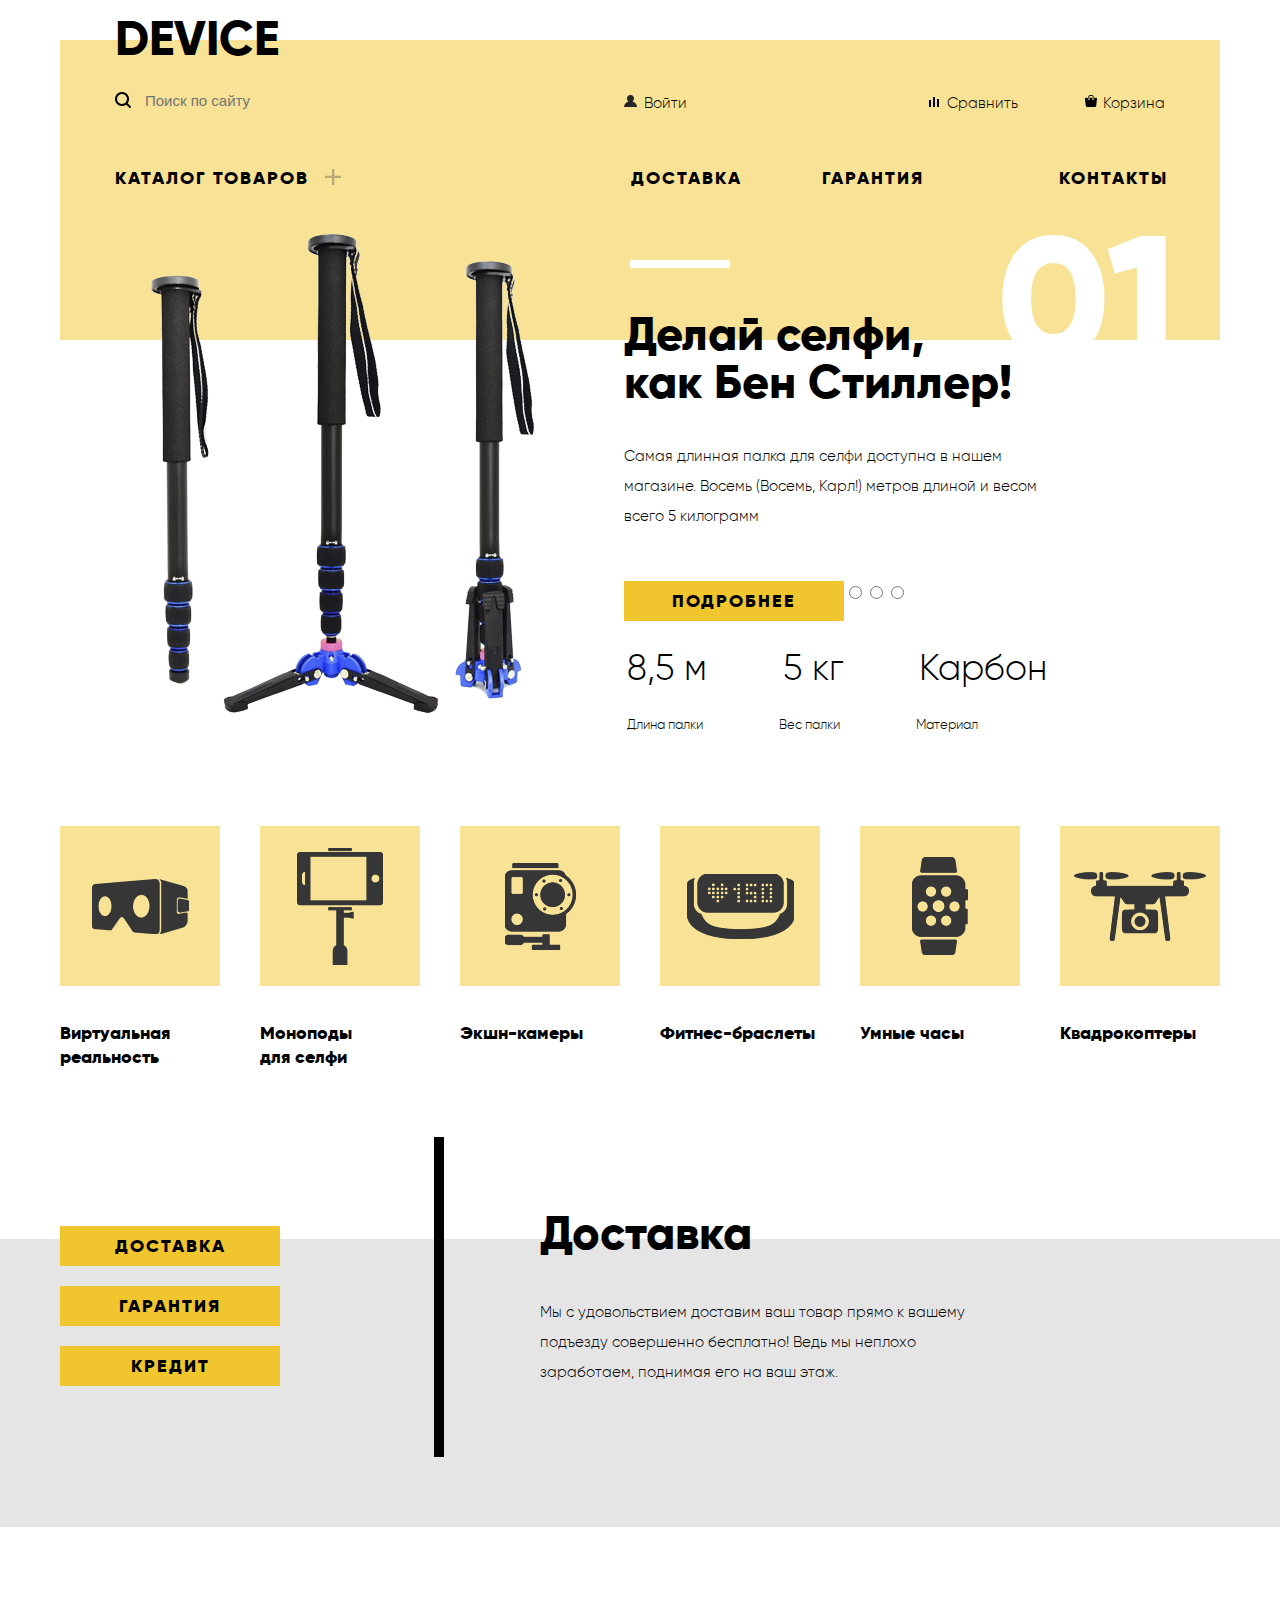
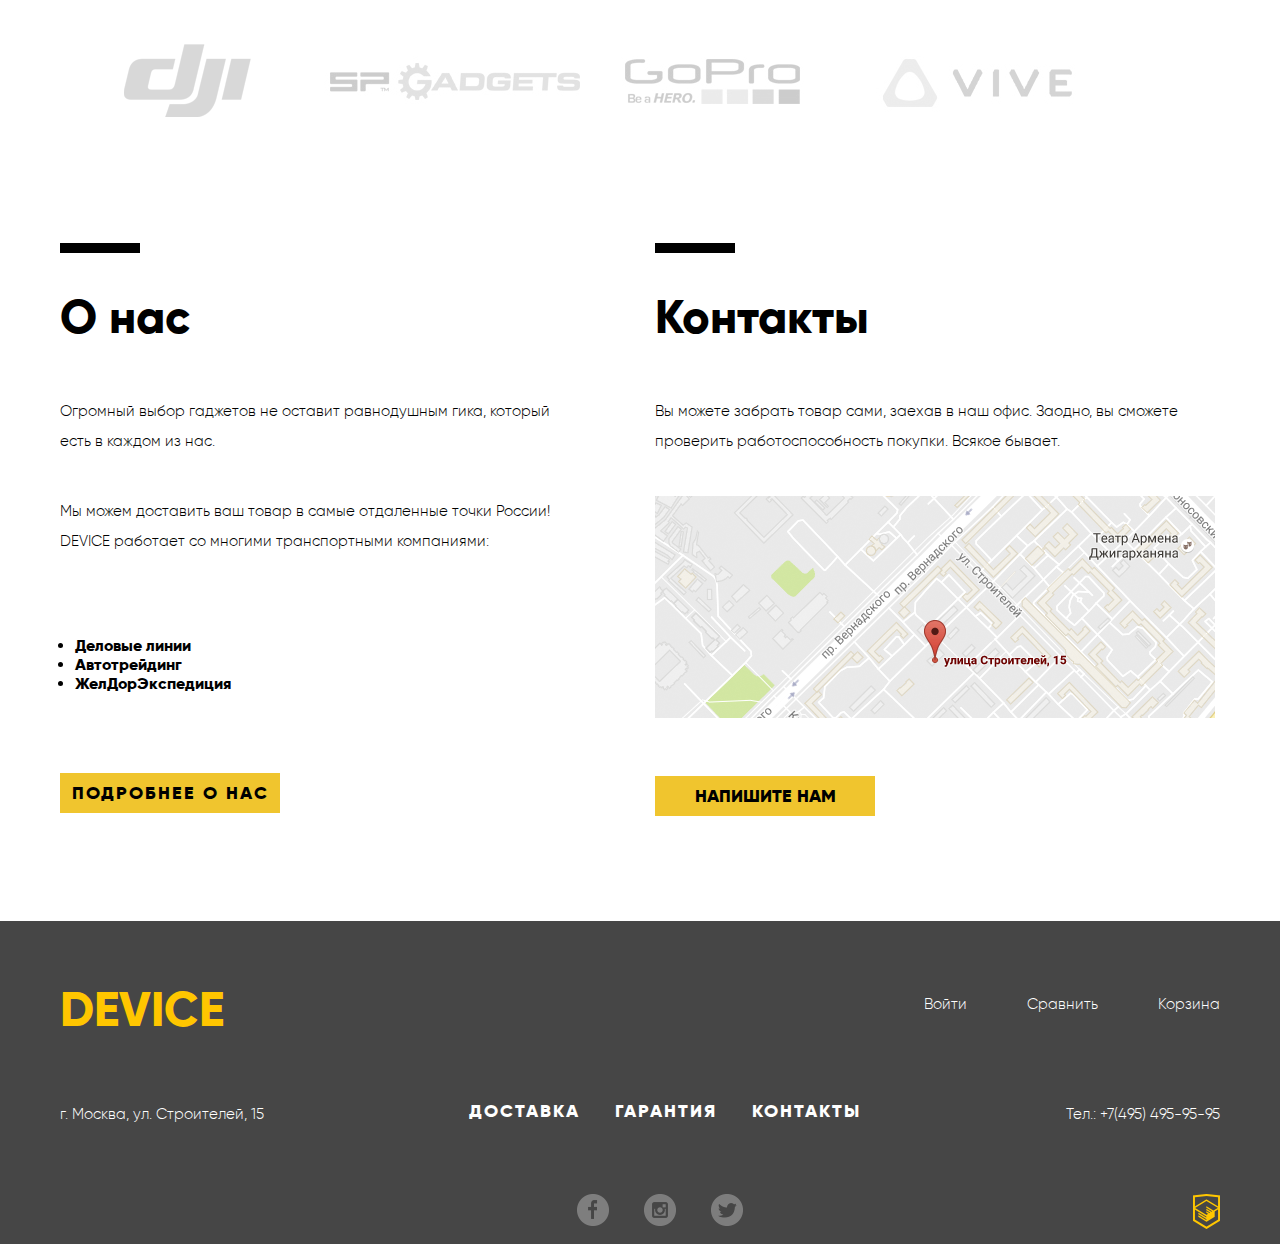
<file: index.html>
<!DOCTYPE html>
<html lang="ru">
<head>
	<meta charset="utf-8">
	<title>Главная</title>
	<link rel="stylesheet" href="css/gilroy.css">
	<link rel="stylesheet" href="css/style.css">
</head>
<body>
	<div class="container">
	<header class="main-header">
		<div class="header-content-container">
		<span class="header-logo"><a href="#">Device</a></span>
		<div class="header-nav-container">
		<form method="post" name="search" class="header-search">
				<input type="text" id="search-input" placeholder="Поиск по сайту">
				<input type="submit" name="search-button" class="search-button hidden" value="Найти">
			</form>
			<nav class="header-user-nav">
				<ul>
					<li class="header-nav-item__login"><a href="#">Войти</a></li>
					<li class="header-nav-item__compare"><a href="#">Сравнить</a></li>
					<li class="header-nav-item__basket"><a href="#">Корзина</a></li>
				</ul>
		    </nav>
		    </div>
		    <div class="header-catalog-container">
		<div>
			<ul class="catalog-menu">
				<li class="catalog"><span>Каталог товаров</span>
					<ul class="catalog-popup">
						<li>
							<a href="#">Виртуальная реальность</a>
							<a href="#">Моноподы для селфи</a>
							<a href="#">Экшн-камеры</a>
						</li>
						<li>
							<a href="#">Фитнес-браслеты</a>
							<a href="#">Умные часы</a>
						</li>
						<li>
							<a href="#">Квадрокоптеры</a>
						</li>
				</ul>
			</li>
			</ul>
		</div>
		<ul class="info-header">
			<li class="info-item__delivery"><a href="#">Доставка</a></li>
			<li class="info-item__warranty"><a href="#">Гарантия</a></li>
			<li class="info-item__contacts"><a href="#">Контакты</a></li>
		</ul>
		<div class="line-decoration"></div>
		</div>
	</header>
	</div>
	<div class="container">
		<article class="slider">
		<img src="img/slider-1.png" width="384" height="486" alt="Селфи-моноподы" class="slider-one-pic">
		<div>
				<h3>Делай селфи, <br> как Бен Стиллер!</h3>
				<span class="header-number">01</span>
				<p class="hit-product__description">Самая длинная палка для селфи доступна в нашем магазине. Восемь (Восемь, Карл!) метров длиной и весом всего 5 килограмм</p>
				<div class="toggles-list-container">

					<a href="#" class="hit-product__page-link button">Подробнее</a>


				<ul class="toggle-list">
		            <li class="toggle-list-item">
		              <input type="radio" name="list-item" value="item-1">
		            </li>
		            <li class="toggle-list-item">
		              <input type="radio" name="list-item" value="item-2">
		            </li>
		            <li class="toggle-list-item">
		              <input type="radio" name="list-item" value="item-3">
		            </li>
          		</ul>
          		</div>
				<table class="hit-product-info">
					<tr class="hit-product-info__data">
						<th>8,5 м</th>
						<th>5 кг</th>
						<th>Карбон</th>
					</tr>
					<tr class="hit-product-info__data--categories">
						<td>Длина палки</td>
						<td>Вес палки</td>
						<td>Материал</td>
					</tr>
				</table>
				</div>
			</article>
	</div>

	<main>
		<section class="product-categories">
			<div class="container">
				<a href="#" class="product-categories-item">
					<div class="product-categories__img-container"><img src="img/vr-icon.png" alt="VR"></div>
					Виртуальная <br> реальность
				</a>
				<a href="#" class="product-categories-item">
					<div class="product-categories__img-container"><img src="img/selfie-stick-icon.png" alt="Селфи-моноподы"></div>
					Моноподы <br> для селфи
				</a>
				<a href="#" class="product-categories-item">
					<div class="product-categories__img-container"><img src="img/camera-icon.png" alt="Экшн-камеры"></div>
					Экшн-камеры
				</a>
				<a href="#" class="product-categories-item">
					<div class="product-categories__img-container"><img src="img/fitness-braclet-icon.png" alt="Фитнес-браслеты"></div>
					Фитнес-браслеты
				</a>
				<a href="#" class="product-categories-item">
					<div class="product-categories__img-container"><img src="img/watches-icon.png" alt="Умные часы"></div>
					Умные часы
				</a>
				<a href="#" class="product-categories-item">
					<div class="product-categories__img-container"><img src="img/quadrocopter-icon.png" alt="Квадрокоптеры"></div>
					Квадрокоптеры
				</a>
			</div>
		</section>

		<section class="service-info">
			<div class="container">
				<div class="line-decoration__service-info"></div>
				<div class="service-info-container">
				<div class="service-info__services--container">
					<ul>
						<li class="service-info__delivery"><a class="button" href="#">Доставка</a></li>
						<li class="service-info__warranty"><a class="button" href="#">Гарантия</a></li>
						<li class="service-info__credit"><a class="button" href="#">Кредит</a></li>
					</ul>
				</div>
				<div class="service-info__description--container">
						<h3>Доставка</h3>
						<p class="service-info__description">
							Мы с удовольствием доставим ваш товар прямо к вашему подъезду совершенно бесплатно! Ведь мы неплохо заработаем, поднимая его на ваш этаж.
						</p>
					</div>
				</div>
			</div>
		</section>

		<article class="banners">
			<div class="container">
				<a href=""><img src="img/logo-1.png" alt="Первый логотип"></a>
				<a href=""><img src="img/logo-2.png" alt="Второй логотип"></a>
				<a href=""><img src="img/logo-3.png" alt="Третий логотип"></a>
				<a href=""><img src="img/logo-4.png" alt="Четвертый логотип"></a>
			</div>
		</article>

		<section class="features container">
			<div class="about-us__container">
				<div class="features__line-decoration"></div>
				<div class="big-map hidden">
					<span class="exit-button"></span>
					<img src="img/map-big.png" alt="Большая карта">
				</div>
				<h3>О нас</h3>
				<p>
					Огромный выбор гаджетов не оставит равнодушным гика, который есть в каждом из нас.
				</p>
				<p>
					Мы можем доставить ваш товар в самые отдаленные точки России! DEVICE работает со многими транспортными компаниями:
				</p>
				<ul class="delivery-companies">
					<li>Деловые линии</li>
					<li>Автотрейдинг</li>
					<li>ЖелДорЭкспедиция</li>
				</ul>
			<a href="#" class="more-info about-us button">Подробнее о нас</a>
			</div>
			<div class="contacts__container">
				<div class="features__line-decoration"></div>
				<h3>Контакты</h3>
				<p>
					Вы можете забрать товар сами, заехав в наш офис. Заодно, вы сможете проверить работоспособность покупки. Всякое бывает.
				</p>
				<img class="small-map" src="img/map.png" alt="Карта"><br>
				<a href="#" class="more-info dm button">Напишите нам</a>
		  </div>
		</section>
	</main>
	<footer class="main-footer">
		<div class="container">
			<div class="logo-login__container">
				<a href="#" class="footer-logo">Device</a>

					<nav class="footer-user-nav">
						<ul>
							<li class="footer-nav-item__"><a href="">Войти</a></li>
							<li class="footer-nav-item__"><a href="">Сравнить</a></li>
							<li class="footer-nav-item__"><a href="">Корзина</a></li>
						</ul>
					</nav>
			</div>
			<div class="address-info-tel__container">
				<p class="address">г. Москва, ул. Строителей, 15</p>
					<nav class="info-footer">
						<ul>
							<li class="info-item__delivery"><a href="#">Доставка</a></li>
							<li class="info-item__warranty"><a href="#">Гарантия</a></li>
							<li class="info-item__contacts"><a href="#">Контакты</a></li>
						</ul>
					</nav>
				<span class="telephone">Тел.: +7(495) 495-95-95</span>
			</div>
			<div class="social-logo__container">
				<ul class="footer-social">
					<li class="social__facebook"><a href="facebook.com"></a></li>
					<li class="social__instagram"><a href=""></a></li>
					<li class="social__twitter"><a href=""></a></li>
				</ul>
				<img src="img/academy-logo.png" alt="Логотип академии">
				</div>
			</div>
	</footer>
	<script src="js/show-big-map.js"></script>
</body>
</html>
</file>
<file: css/gilroy.css>
@font-face {
    font-family: 'Gilroy';
    src: local('Gilroy Light'), local('Gilroy-Light'), url('../fonts/Gilroylight.woff2') format('woff2'), url('../fonts/Gilroylight.woff') format('woff'), url('../fonts/Gilroylight.ttf') format('truetype');
    font-weight: 300;
    font-style: normal;
}
@font-face {
    font-family: 'Gilroy';
    src: local('Gilroy ExtraBold'), local('Gilroy-ExtraBold'), url('../fonts/Gilroyextrabold.woff2') format('woff2'), url('../fonts/Gilroyextrabold.woff') format('woff'), url('../fonts/Gilroyextrabold.ttf') format('truetype');
    font-weight: 800;
    font-style: normal;
}
</file>
<file: css/style.css>
body {
	font-family: "Gilroy", Arial, sans-serif;
	margin: 0;
	padding: 0;
}

.container {
	width: 1160px;
	margin: 0 auto;
}

.hidden {
	display: none;
}

ul, li, p, div, form, h3 {
	margin: 0;
	padding: 0;
}

a, ul:not(.delivery-companies) li, .catalog {
	font-size: 18px;
	line-height: 24px;
	text-decoration: none;
	list-style: none;
	color: #000000;
	}

.catalog-popup li a {
	font-size: 15px;
	line-height: 36px;
	text-transform: none;
	letter-spacing: normal;
}

a,
.catalog,
.delivery-companies {
	font-weight: bold;
}

h3 {
	font-size: 47px;
	line-height: 48px;
}

p,
.service-info__description,
.hit-product__description,
.address,
.telephone,
.header-user-nav li a,
.footer-user-nav li a {
	font-size: 15px;
	line-height: 30px;
}

.catalog-popup li a {
	font-weight: normal;
}

.hit-product-info__data th {
	font-size: 36px;
	line-height: 48px;
	font-weight: 400;
}

.hit-product-info__data--categories td {
	font-size: 13px;
	line-height: 20px;
}

.header-logo > a,
.footer-logo {
	font-size: 48px;
	line-height: 48px;
	text-transform: uppercase;
	font-weight: bold;
}

.catalog,
.info-header,
.hit-product__page-link,
.more-info,
.service-info ul li,
.info-footer ul a {
	text-transform: uppercase;
}

input[placeholder*="Поиск"] {
	display: inline-block;
	background-color: transparent;
	border: 0px;
	font-size: 15px;
	padding-left: 30px;
	line-height: 30px;
	background: url(../img/search-icon.png) no-repeat;
	background-position: 0 7px;
	outline: none;
}

.header-search input:nth-child(1):focus {
	border-bottom: 2px solid black;
}

input[value*="Найти"] {
	width: 80px;
	height: 35px;
	background-color: transparent;
	border: none;
	color: #000;
	border: 1px solid #000;
	cursor: pointer;
	box-sizing: border-box;
	padding-right: 10px;
}

input[value*="Найти"]:hover {
	color: #fff;
	background-color: #000;
}

.header-search input:nth-child(1):hover,
.header-user-nav li:hover,
input[value*="Найти"]:active {
	opacity: 0.6;
}

.header-nav-item__login {
	margin-right: 25px;
}

.hit-product__page-link,
.about-us,
.catalog,
.info-header a,
.info-footer a,
.service-info a {
	letter-spacing: 2px;
}

.main-footer {
	min-height: 323px;
	background-color: #464646;
}

.footer-logo {
	color: #ffc600;
}

.info-footer li a,
.address,
.telephone,
.footer-user-nav li a {
	color: #ffffff;
}

.header-user-nav li a,
.footer-user-nav li a {
	font-weight: normal;
	line-height: 36px;
}

.main-header {
	min-height: 300px;
	background-color: #f7e296;
	margin-top: 40px;
	position: relative;
}

.header-logo {
	position: absolute;
	top: -25px;
}

.header-logo:hover,
.footer-logo:hover,
a:not(.product-categories-item):hover,
.catalog:hover span {
	opacity: 0.7;
}

.banners a:hover {
	opacity: 1;
}

.banners a:first-child img:hover {
	background: url(../img/logo-1-hover.png);
}

.banners a:nth-child(2) img:hover {
	background: url(../img/logo-2-hover.png);
}

.banners a:nth-child(3) img:hover {
	background: url(../img/logo-3-hover.png);
}

.banners a:last-child img:hover {
	background: url(../img/logo-4-hover.png);
}

.product-categories-item:hover {}

.header-logo:active,
.footer-logo:active,
a:active,
.header-user-nav ul li:active,
.hit-product-container:active {
	opacity: 0.5;
}

.catalog {
	margin-top: 45px;
	cursor: pointer;
}

.header-catalog-container {
	background: url(../img/plus-icon.png) no-repeat 210px 48px;
}

.catalog-popup {
	display: none;
	width: 1105px;
	min-height: 130px;
	padding-top: 20px;
	background-color: #f7e296;
	position: absolute;
	z-index: 1000;
}

.catalog-popup li {
	display: flex;
	flex-direction: column;
}

.catalog-popup li:nth-child(2) {
	margin-left: 60px;
	margin-right: 60px;
}

.catalog-menu:hover .catalog-popup {
    display: flex;
}

.header-number {
	color: #ffffff;
	font-size: 179px;
	line-height: 179px;
	position: absolute;
	font-weight: bold;
	top: -100px;
	left: 937px;
}

.header-content-container {
	width: 1050px;
	margin: 0 auto;
}

.line-decoration {
	width: 100px;
	position: absolute;
	border-top: 8px solid white;
	top: 220px;
	left: 570px;
}

.header-nav-container,
.header-catalog-container {
	display: flex;
	justify-content: space-between;
}

.header-user-nav ul,
.info-header {
	display: flex;
	margin-top: 45px;
}

.header-user-nav li a {
	display: inline-block;
	padding-left: 20px;
}

.header-user-nav li {
	background: url(../img/header-nav-sprite.png) no-repeat 0 10px;
}

.header-user-nav li:nth-of-type(2) {
	margin-left: 215px;
	background-position: -285px 10px;
}

.header-user-nav li:last-child {
	margin-left: 65px;
	background-position: -415px 10px;
}

.header-nav-container form {
	margin-top: 45px;
}

.info-header {
	margin-right: 72px;
}

.info-header li:last-child {
	padding-left: 135px;
	margin-right: -75px;
}

.info-header li:nth-of-type(2) {
	padding-left: 80px;
}

.slider {
	display: flex;
	min-height: 390px;
	width: 485px;
	margin-right: 30px;
	position: relative;
	top: -30px;
	margin-right: 105px;
}

.toggle-list,
.toggles-list-container {
	display: flex;
}

.slider > div {
	margin-left: 180px;
}

.slider h3 {
	margin-bottom: 35px;
	position: relative;
}

.slider p {
	margin-bottom: 50px;
}

.button {
	display: inline-block;
	width: 220px;
	height: 40px;
	line-height: 40px;
	text-align: center;
	background-color: #f0c52e;
	margin-bottom: 20px;
}

.hit-product-info {
	width: 435px;
}

.hit-product-info th {
	display: inline-block;
	padding-bottom: 20px;
	padding-right: 75px;
}

.hit-product-info td {
	display: inline-block;
	padding-right: 75px;
}

.hit-product-info th:last-child,
.hit-product-info td:last-child {
	padding-right: 0;
}

.slider-one-pic {
	position: relative;
	top: -80px;
	left: 90px;
	z-index: 1;
}

.product-categories > .container {
	display: flex;
	justify-content: space-between;
}

.product-categories {
	margin-bottom: 170px;
}

.product-categories .product-categories__img-container {
	width: 160px;
	height: 160px;
	background-color: #f7e296;
}

.product-categories__img-container {
	position: relative;
	margin-bottom: 35px;
}

.product-categories-item:hover .product-categories__img-container {
	background-color: #f0c52e;
}

.product-categories img {
	position: absolute;
	margin: auto;
	top: 0;
	left: 0;
	bottom: 0;
	right: 0;
}

.service-info {
	min-height: 288px;
	position: relative;
	margin-bottom: 105px;
	background: #e5e5e5;
}

.line-decoration__service-info {
	position: absolute;
	height: 320px;
	width: 10px;
	background-color: #000;
	left: 434px;
	bottom: 70px;
}

.service-info-container {
	display: flex;
}

.service-info__services--container {
	position: absolute;
	top: -13px;
}

.service-info__description--container {
	position: absolute;
	width: 435px;
	left: 540px;
	top: -30px;
}

.service-info h3 {
	padding-bottom: 40px;
}

.banners {
	margin-bottom: 105px;
}

.features {
	min-height: 565px;
	display: flex;
	justify-content: space-between;
	margin-bottom: 85px;
}

.about-us__container {
	position: relative;
	width: 500px;
}

.contacts__container {
	width: 565px;
}

.features h3 {
	padding-bottom: 55px;
	padding-top: 50px;
}

.features p:first-of-type {
	padding-bottom: 40px;
}

.features p:nth-of-type(2) {
	padding-bottom: 80px;
}

.delivery-companies {
	padding-left: 15px;
	padding-bottom: 80px;
}

.features__line-decoration {
	position: absolute;
	background-color: #000;
	height: 10px;
	width: 80px;
}

.features img {
	margin-bottom: 54px;
}

.logo-login__container,
.address-info-tel__container,
.social-logo__container {
	padding-top: 65px;
}

.logo-login__container,
.footer-user-nav ul,
.address-info-tel__container {
	display: flex;
	justify-content: space-between;
}

.footer-user-nav ul li {
	padding-right: 60px;
}

.footer-user-nav ul li:last-child {
	padding-right: 0;
}

.info-footer ul,
.footer-social {
	display: flex;
}

.social-logo__container {
	display: flex;
	justify-content: flex-end;
}

.footer-social {
	padding-right: 450px;
}

.footer-social a {
	background: url(../img/social-icons-sprite.png) no-repeat;
	display: block;
	width: 32px;
	height: 32px;
	opacity: 0.5;
}

.footer-social li:nth-child(2) a {
	background-position: -55px 0;
}

.footer-social li:last-child a {
	background-position: -109px 0;
}

.footer-social li a:hover {
	opacity: 1;
}

.footer-social li a:active {
	opacity: 0.3;
}

.info-footer li,
.footer-social li {
	padding-right: 35px;
}

.info-footer li:last-child,
.footer-social li:last-child {
	padding-right: 0;
}

.big-map {
	position: absolute;
    left: 70px;
    top: 40px;
}

.small-map {
	cursor: pointer;
}

.exit-button {
	position: absolute;
	display: block;
	height: 55px;
	width: 55px;
	top: 25px;
	left: 910px;
	cursor: pointer;
	background: url(../img/modal-close.png) no-repeat;
}

.exit-button:hover {
	opacity: 0.8;
}
</file>
